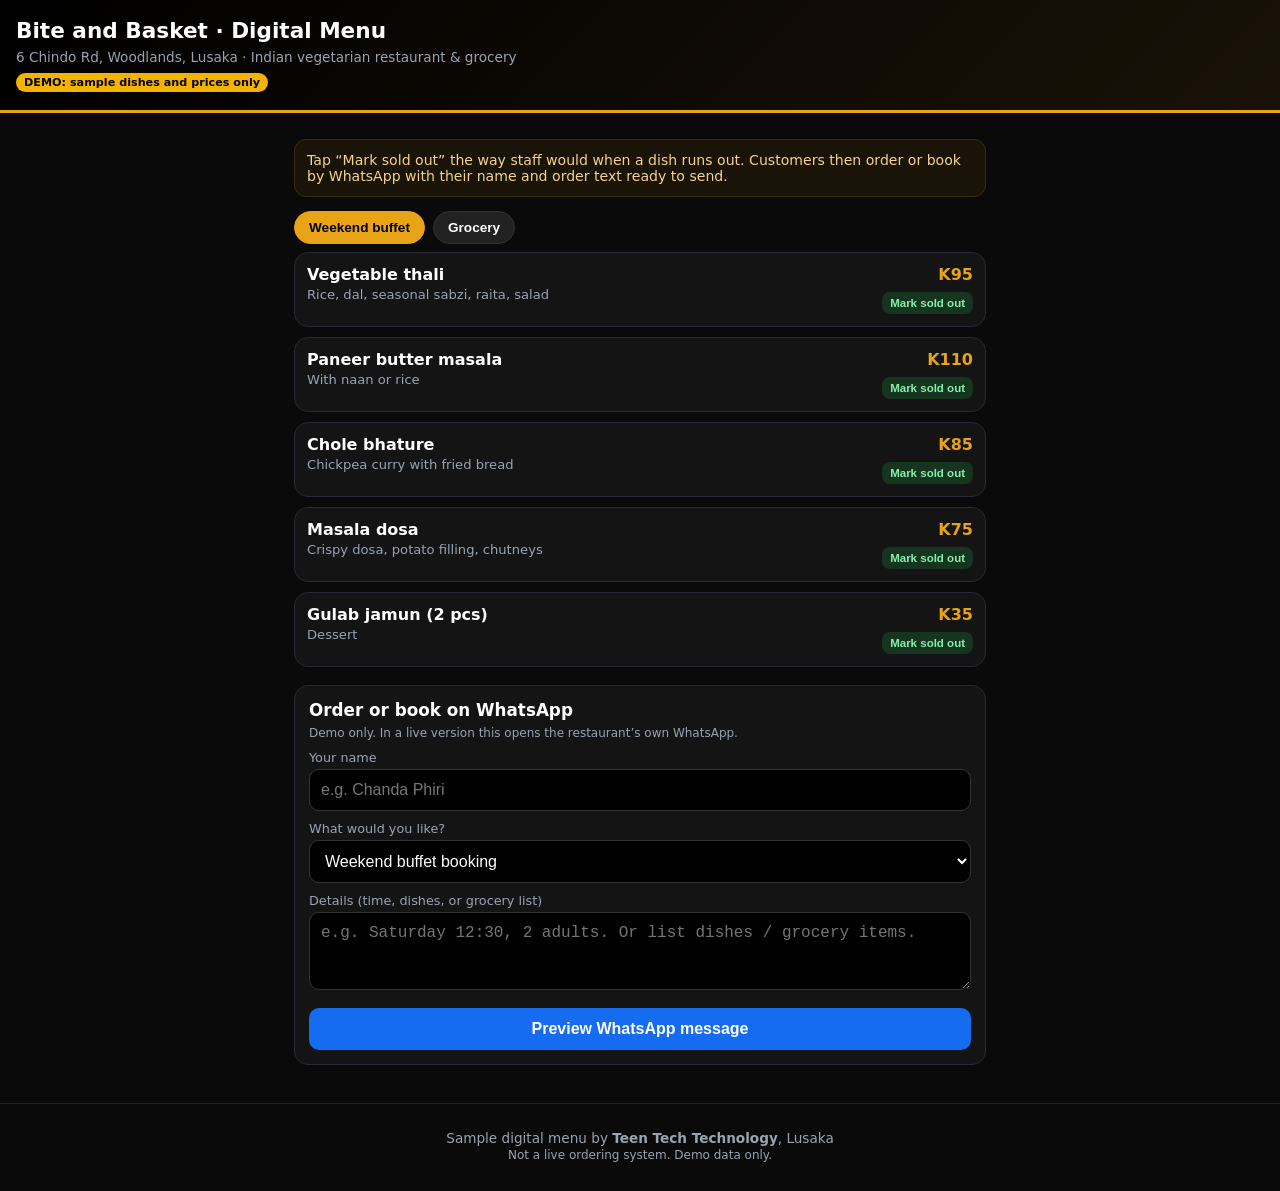
<file: bite-and-basket/index.html>
<!DOCTYPE html>
<html lang="en">
<head>
<meta charset="utf-8">
<meta name="viewport" content="width=device-width,initial-scale=1">
<title>Bite and Basket · Digital Menu Demo</title>
<style>
:root{--b:#156CF1;--k:#0a0a0a;--w:#fff;--g:#141414;--m:#9aa3b2;--ok:#16a34a;--sold:#6b7280;--wa:#25D366}
*{box-sizing:border-box}body{margin:0;font-family:system-ui,-apple-system,Segoe UI,Roboto,sans-serif;background:var(--k);color:var(--w)}
header{padding:18px 16px;background:linear-gradient(135deg,#000,#1a1208);border-bottom:3px solid #e8a317}
h1{margin:0;font-size:1.35rem;line-height:1.25}.sub{color:var(--m);font-size:.85rem;margin-top:4px}
.badge{display:inline-block;background:#f5b301;color:#000;font-weight:700;font-size:.7rem;padding:3px 8px;border-radius:99px;margin-top:8px}
main{padding:14px;max-width:720px;margin:auto}
.tabs{display:flex;gap:8px;margin:14px 0 8px;flex-wrap:wrap}
.tab{background:#222;color:#fff;border:1px solid #333;border-radius:99px;padding:8px 14px;font-weight:700;font-size:.85rem;cursor:pointer}
.tab.on{background:#e8a317;color:#000;border-color:#e8a317}
.item{display:flex;justify-content:space-between;gap:12px;align-items:flex-start;background:var(--g);border:1px solid #262a33;border-radius:14px;padding:12px;margin-bottom:10px}
.item.out{opacity:.55}.item.out .name{text-decoration:line-through}
.name{font-weight:700}.desc{color:var(--m);font-size:.82rem;margin-top:3px}
.price{font-weight:800;color:#e8a317;white-space:nowrap}
.right{text-align:right;min-width:88px}
.tog{margin-top:8px;font-size:.72rem;padding:5px 8px;border-radius:8px;border:0;cursor:pointer;font-weight:700}
.tog.avail{background:#16351f;color:#86efac}.tog.gone{background:#333;color:#ddd}
.panel{background:var(--g);border:1px solid #262a33;border-radius:14px;padding:14px;margin-top:18px}
label{display:block;font-size:.8rem;color:var(--m);margin:10px 0 4px}
input,select,textarea{width:100%;padding:11px;border-radius:10px;border:1px solid #333;background:#000;color:#fff;font-size:1rem}
button.primary{cursor:pointer;border:0;border-radius:10px;padding:12px 14px;font-weight:700;font-size:1rem;background:var(--b);color:#fff;width:100%;margin-top:14px}
.wa{background:#0b141a;border-radius:14px;padding:12px;margin-top:12px}
.bub{background:#005c4b;color:#e9edef;padding:10px 12px;border-radius:10px 10px 2px 10px;font-size:.9rem;white-space:pre-wrap;max-width:96%;margin-left:auto}
.wah{color:#8696a0;font-size:.75rem;margin-bottom:6px}
footer{text-align:center;padding:26px 16px;border-top:1px solid #222;margin-top:24px;color:var(--m);font-size:.85rem}
.wabtn{display:inline-block;margin-top:10px;background:var(--wa);color:#000;text-decoration:none;font-weight:700;padding:12px 18px;border-radius:99px}
.small{font-size:.75rem;color:var(--m)}
.hint{background:#1a1408;border:1px solid #3a2e12;border-radius:12px;padding:12px;margin:12px 0;color:#f5d48a;font-size:.88rem}
</style>
</head>
<body>
<header>
  <h1>Bite and Basket · Digital Menu</h1>
  <div class="sub">6 Chindo Rd, Woodlands, Lusaka · Indian vegetarian restaurant &amp; grocery</div>
  <div class="badge">DEMO: sample dishes and prices only</div>
</header>
<main>
  <div class="hint">Tap “Mark sold out” the way staff would when a dish runs out. Customers then order or book by WhatsApp with their name and order text ready to send.</div>

  <div class="tabs">
    <button class="tab on" data-tab="buffet" type="button">Weekend buffet</button>
    <button class="tab" data-tab="grocery" type="button">Grocery</button>
  </div>

  <section id="buffet"></section>
  <section id="grocery" hidden></section>

  <div class="panel">
    <h2 style="margin:0 0 6px;font-size:1.05rem">Order or book on WhatsApp</h2>
    <p class="small" style="margin:0">Demo only. In a live version this opens the restaurant’s own WhatsApp.</p>
    <label>Your name</label>
    <input id="n" placeholder="e.g. Chanda Phiri" autocomplete="name">
    <label>What would you like?</label>
    <select id="kind">
      <option value="buffet">Weekend buffet booking</option>
      <option value="takeaway">Takeaway order</option>
      <option value="grocery">Grocery order</option>
    </select>
    <label>Details (time, dishes, or grocery list)</label>
    <textarea id="d" rows="3" placeholder="e.g. Saturday 12:30, 2 adults. Or list dishes / grocery items."></textarea>
    <button class="primary" id="go" type="button">Preview WhatsApp message</button>
    <div class="wa" id="preview" hidden>
      <div class="wah">WhatsApp preview</div>
      <div class="bub" id="bub"></div>
      <a class="wabtn" id="walink" href="#" target="_blank" rel="noopener">Open in WhatsApp</a>
      <p class="small">Demo link goes to Teen Tech’s number so you can test the flow. Live version would use Bite and Basket’s number.</p>
    </div>
  </div>
</main>
<footer>
  Sample digital menu by <strong>Teen Tech Technology</strong>, Lusaka<br>
  <span class="small">Not a live ordering system. Demo data only.</span>
</footer>
<script>
const buffet=[
  {id:'b1',name:'Vegetable thali',desc:'Rice, dal, seasonal sabzi, raita, salad',price:'K95'},
  {id:'b2',name:'Paneer butter masala',desc:'With naan or rice',price:'K110'},
  {id:'b3',name:'Chole bhature',desc:'Chickpea curry with fried bread',price:'K85'},
  {id:'b4',name:'Masala dosa',desc:'Crispy dosa, potato filling, chutneys',price:'K75'},
  {id:'b5',name:'Gulab jamun (2 pcs)',desc:'Dessert',price:'K35'}
];
const grocery=[
  {id:'g1',name:'Basmati rice 5kg',desc:'Long grain',price:'K180'},
  {id:'g2',name:'Toor dal 1kg',desc:'Split pigeon peas',price:'K55'},
  {id:'g3',name:'Ghee 500ml',desc:'Clarified butter',price:'K95'},
  {id:'g4',name:'Spice pack (small)',desc:'Garam masala, turmeric, chilli',price:'K60'}
];
const sold=new Set();
function render(list,el){
  el.innerHTML=list.map(it=>{
    const out=sold.has(it.id);
    return `<article class="item${out?' out':''}" data-id="${it.id}">
      <div><div class="name">${it.name}</div><div class="desc">${it.desc}</div></div>
      <div class="right"><div class="price">${out?'Sold out':it.price}</div>
      <button type="button" class="tog ${out?'gone':'avail'}" data-id="${it.id}">${out?'Mark available':'Mark sold out'}</button></div>
    </article>`;
  }).join('');
}
const buffetEl=document.getElementById('buffet');
const groceryEl=document.getElementById('grocery');
function refresh(){render(buffet,buffetEl);render(grocery,groceryEl)}
refresh();
document.querySelectorAll('.tab').forEach(t=>t.addEventListener('click',()=>{
  document.querySelectorAll('.tab').forEach(x=>x.classList.remove('on'));
  t.classList.add('on');
  const tab=t.dataset.tab;
  buffetEl.hidden=tab!=='buffet';
  groceryEl.hidden=tab!=='grocery';
}));
document.body.addEventListener('click',e=>{
  const btn=e.target.closest('.tog');
  if(!btn) return;
  const id=btn.dataset.id;
  if(sold.has(id)) sold.delete(id); else sold.add(id);
  refresh();
});
document.getElementById('go').addEventListener('click',()=>{
  const name=(document.getElementById('n').value||'Customer').trim();
  const kind=document.getElementById('kind').value;
  const details=(document.getElementById('d').value||'(no details yet)').trim();
  const label={buffet:'Weekend buffet booking',takeaway:'Takeaway order',grocery:'Grocery order'}[kind];
  const msg=`Hi Bite and Basket, this is ${name}.\n\n${label}:\n${details}\n\n(Sent from the digital menu demo)`;
  document.getElementById('bub').textContent=msg;
  document.getElementById('walink').href='https://wa.me/260979331340?text='+encodeURIComponent(msg);
  document.getElementById('preview').hidden=false;
});
</script>
</body>
</html>
</file>
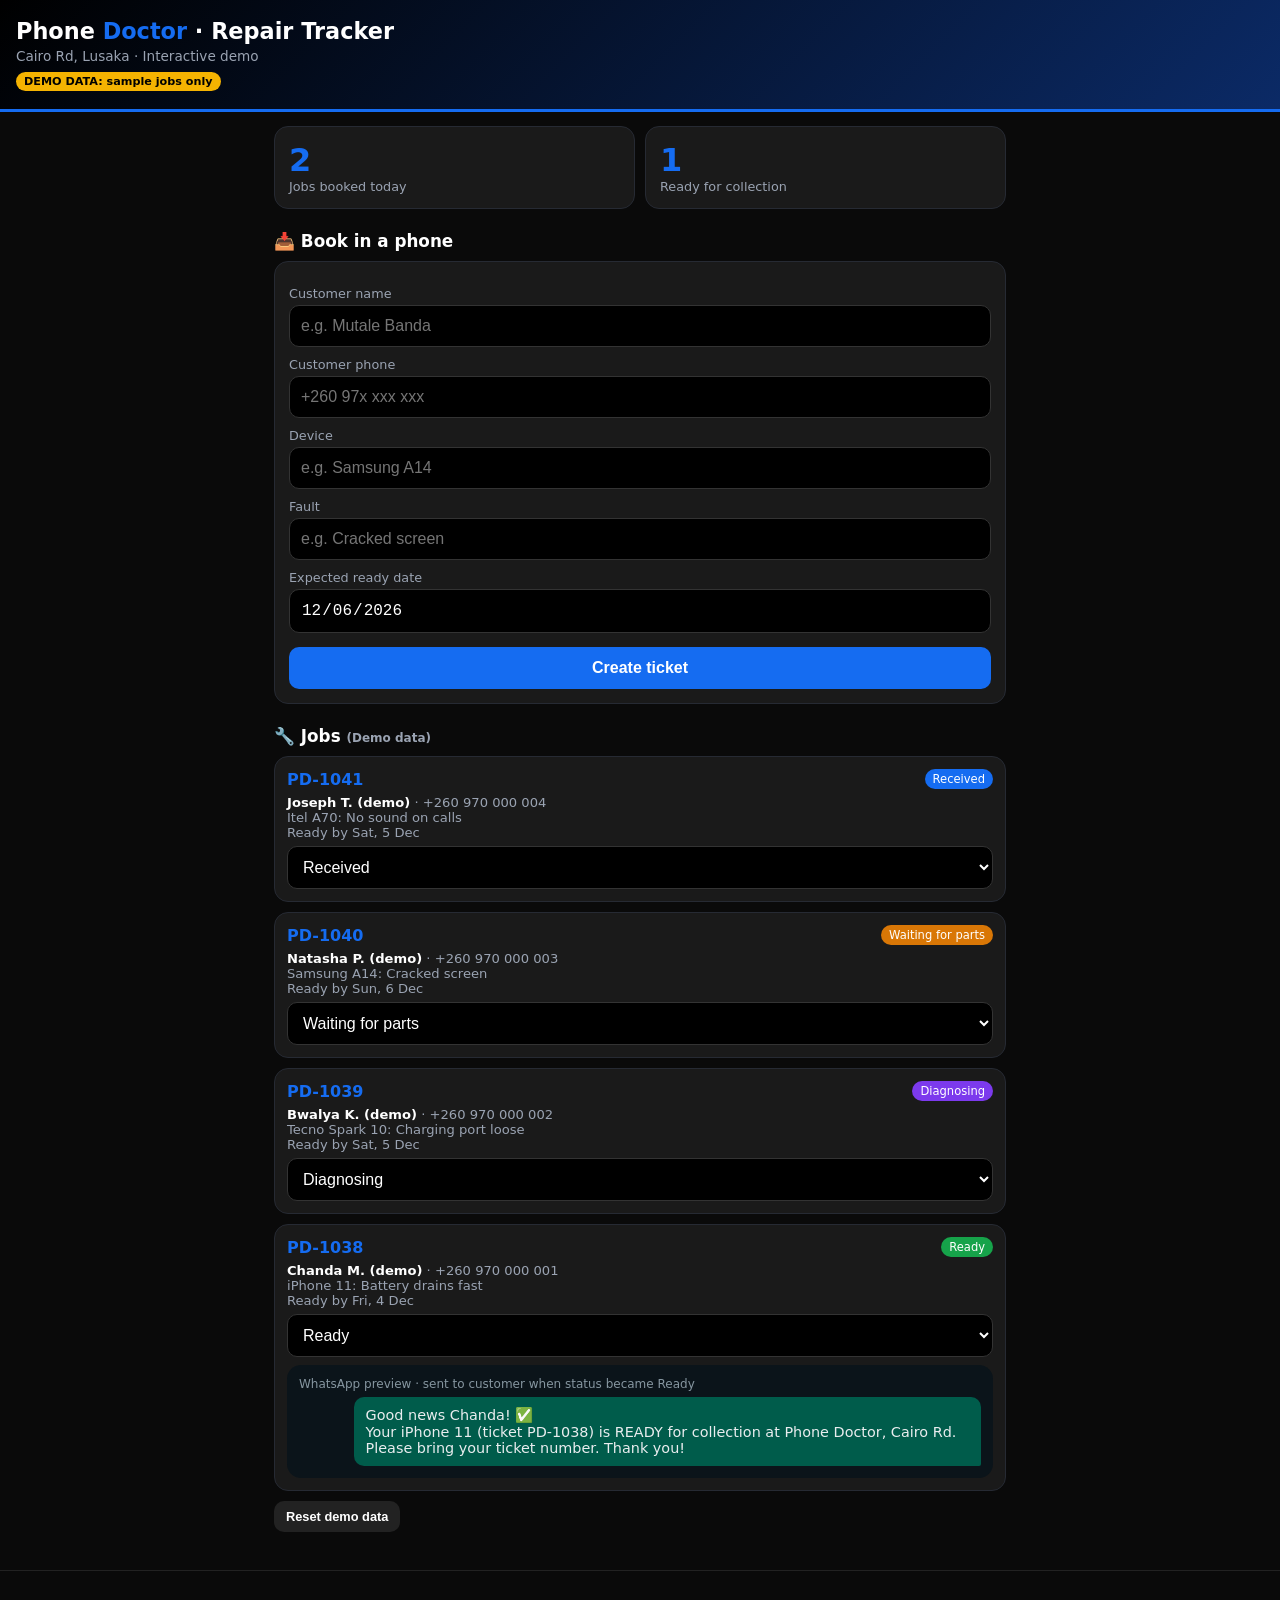
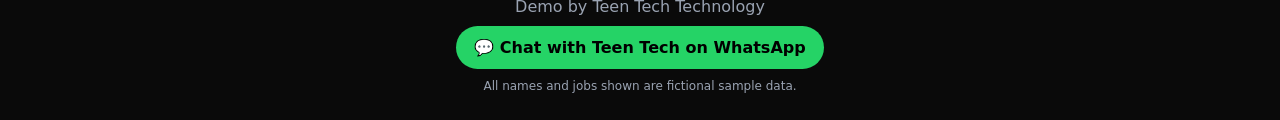
<file: phone-doctor/index.html>
<!DOCTYPE html>
<html lang="en"><head><meta charset="utf-8"><meta name="viewport" content="width=device-width,initial-scale=1">
<title>Phone Doctor · Repair Tracker Demo</title>
<style>
:root{--b:#156CF1;--k:#0a0a0a;--w:#fff;--g:#1a1a1a;--m:#9aa3b2}
*{box-sizing:border-box}body{margin:0;font-family:system-ui,-apple-system,Segoe UI,Roboto,sans-serif;background:var(--k);color:var(--w)}
header{padding:18px 16px;background:linear-gradient(135deg,#000,#0b2a66);border-bottom:3px solid var(--b)}
h1{margin:0;font-size:1.4rem}h1 span{color:var(--b)}.sub{color:var(--m);font-size:.85rem;margin-top:4px}
.badge{display:inline-block;background:#f5b301;color:#000;font-weight:700;font-size:.7rem;padding:3px 8px;border-radius:99px;margin-top:8px}
main{padding:14px;max-width:760px;margin:auto}
.cards{display:grid;grid-template-columns:1fr 1fr;gap:10px}
.card{background:var(--g);border:1px solid #262a33;border-radius:14px;padding:14px}
.num{font-size:2rem;font-weight:800;color:var(--b)}.lbl{color:var(--m);font-size:.8rem}
h2{font-size:1.05rem;margin:22px 0 10px}
label{display:block;font-size:.8rem;color:var(--m);margin:10px 0 4px}
input,select,textarea{width:100%;padding:11px;border-radius:10px;border:1px solid #333;background:#000;color:#fff;font-size:1rem}
button{cursor:pointer;border:0;border-radius:10px;padding:12px 14px;font-weight:700;font-size:1rem}
.primary{background:var(--b);color:#fff;width:100%;margin-top:14px}
.job{background:var(--g);border:1px solid #262a33;border-radius:14px;padding:12px;margin-bottom:10px}
.job .top{display:flex;justify-content:space-between;align-items:center;gap:8px}
.tid{font-weight:800;color:var(--b)}.st{font-size:.72rem;padding:3px 8px;border-radius:99px;background:#333}
.st.Ready{background:#16a34a}.st.Collected{background:#555}.st.Diagnosing{background:#7c3aed}.st[data-s="Waiting for parts"]{background:#d97706}.st.Received{background:var(--b)}
.meta{color:var(--m);font-size:.82rem;margin:6px 0}
.wa{background:#0b141a;border-radius:14px;padding:12px;margin-top:8px}
.bub{background:#005c4b;color:#e9edef;padding:10px 12px;border-radius:10px 10px 2px 10px;font-size:.9rem;white-space:pre-wrap;max-width:92%;margin-left:auto}
.wah{color:#8696a0;font-size:.75rem;margin-bottom:6px}
footer{text-align:center;padding:26px 16px;border-top:1px solid #222;margin-top:24px;color:var(--m)}
.wabtn{display:inline-block;margin-top:10px;background:#25D366;color:#000;text-decoration:none;font-weight:700;padding:12px 18px;border-radius:99px}
.small{font-size:.75rem;color:var(--m)}.reset{background:#222;color:#fff;font-size:.8rem;padding:8px 12px}
</style></head><body>
<header><h1>Phone <span>Doctor</span> · Repair Tracker</h1><div class="sub">Cairo Rd, Lusaka · Interactive demo</div><div class="badge">DEMO DATA: sample jobs only</div></header>
<main>
<div class="cards"><div class="card"><div class="num" id="cToday">0</div><div class="lbl">Jobs booked today</div></div>
<div class="card"><div class="num" id="cReady">0</div><div class="lbl">Ready for collection</div></div></div>

<h2>📥 Book in a phone</h2>
<form class="card" id="f">
<label>Customer name</label><input id="n" required placeholder="e.g. Mutale Banda">
<label>Customer phone</label><input id="p" required placeholder="+260 97x xxx xxx" inputmode="tel">
<label>Device</label><input id="d" required placeholder="e.g. Samsung A14">
<label>Fault</label><input id="fa" required placeholder="e.g. Cracked screen">
<label>Expected ready date</label><input id="r" type="date" required>
<button class="primary">Create ticket</button></form>
<div id="bookPrev"></div>

<h2>🔧 Jobs <span class="small">(Demo data)</span></h2>
<div id="jobs"></div>
<button class="reset" onclick="if(confirm('Reset demo data?')){localStorage.removeItem(K);load();render()}">Reset demo data</button>
</main>
<footer>Demo by Teen Tech Technology<br><a class="wabtn" href="https://wa.me/260979331340" target="_blank" rel="noopener">💬 Chat with Teen Tech on WhatsApp</a><div class="small" style="margin-top:10px">All names and jobs shown are fictional sample data.</div></footer>
<script>
const K='pd_demo_v1',S=['Received','Diagnosing','Waiting for parts','Ready','Collected'];
const today=()=>new Date().toISOString().slice(0,10);
const addD=n=>{const d=new Date();d.setDate(d.getDate()+n);return d.toISOString().slice(0,10)};
const fmt=s=>new Date(s+'T12:00').toLocaleDateString('en-GB',{weekday:'short',day:'numeric',month:'short'});
let db;
function load(){db=JSON.parse(localStorage.getItem(K)||'null');if(!db){db={next:1042,jobs:[
{id:'PD-1038',name:'Chanda M. (demo)',phone:'+260 970 000 001',device:'iPhone 11',fault:'Battery drains fast',ready:addD(0),status:'Ready',booked:addD(-2)},
{id:'PD-1039',name:'Bwalya K. (demo)',phone:'+260 970 000 002',device:'Tecno Spark 10',fault:'Charging port loose',ready:addD(1),status:'Diagnosing',booked:addD(-1)},
{id:'PD-1040',name:'Natasha P. (demo)',phone:'+260 970 000 003',device:'Samsung A14',fault:'Cracked screen',ready:addD(2),status:'Waiting for parts',booked:today()},
{id:'PD-1041',name:'Joseph T. (demo)',phone:'+260 970 000 004',device:'Itel A70',fault:'No sound on calls',ready:addD(1),status:'Received',booked:today()}]};save()}}
function save(){localStorage.setItem(K,JSON.stringify(db))}
const esc=s=>String(s).replace(/[&<>"]/g,c=>({'&':'&amp;','<':'&lt;','>':'&gt;','"':'&quot;'}[c]));
const msgBook=j=>`Hi ${j.name.split(' ')[0]}, thanks for choosing Phone Doctor! 📱\nYour ${j.device} is booked in.\nTicket: ${j.id}\nFault: ${j.fault}\nExpected ready: ${fmt(j.ready)}\nWe'll message you as soon as it's ready.`;
const msgReady=j=>`Good news ${j.name.split(' ')[0]}! ✅\nYour ${j.device} (ticket ${j.id}) is READY for collection at Phone Doctor, Cairo Rd.\nPlease bring your ticket number. Thank you!`;
const wa=(t,h)=>`<div class="wa"><div class="wah">WhatsApp preview · ${h}</div><div class="bub">${esc(t)}</div></div>`;
function render(){
document.getElementById('cToday').textContent=db.jobs.filter(j=>j.booked===today()).length;
document.getElementById('cReady').textContent=db.jobs.filter(j=>j.status==='Ready').length;
document.getElementById('jobs').innerHTML=db.jobs.slice().reverse().map(j=>`<div class="job"><div class="top"><span class="tid">${j.id}</span><span class="st ${j.status.split(' ')[0]}" data-s="${j.status}">${j.status}</span></div>
<div class="meta"><b style="color:#fff">${esc(j.name)}</b> · ${esc(j.phone)}<br>${esc(j.device)}: ${esc(j.fault)}<br>Ready by ${fmt(j.ready)}</div>
<select onchange="setS('${j.id}',this.value)">${S.map(s=>`<option ${s===j.status?'selected':''}>${s}</option>`).join('')}</select>
${j.status==='Ready'?wa(msgReady(j),'sent to customer when status became Ready'):''}</div>`).join('')}
function setS(id,s){const j=db.jobs.find(x=>x.id===id);j.status=s;save();render()}
document.getElementById('f').onsubmit=e=>{e.preventDefault();const v=x=>document.getElementById(x).value.trim();
const j={id:'PD-'+db.next++,name:v('n'),phone:v('p'),device:v('d'),fault:v('fa'),ready:v('r'),status:'Received',booked:today()};
db.jobs.push(j);save();render();e.target.reset();document.getElementById('r').value=addD(2);
document.getElementById('bookPrev').innerHTML=wa(msgBook(j),'sent to customer at booking');document.getElementById('bookPrev').scrollIntoView({behavior:'smooth'})};
load();document.getElementById('r').value=addD(2);render();
</script></body></html>
</file>
